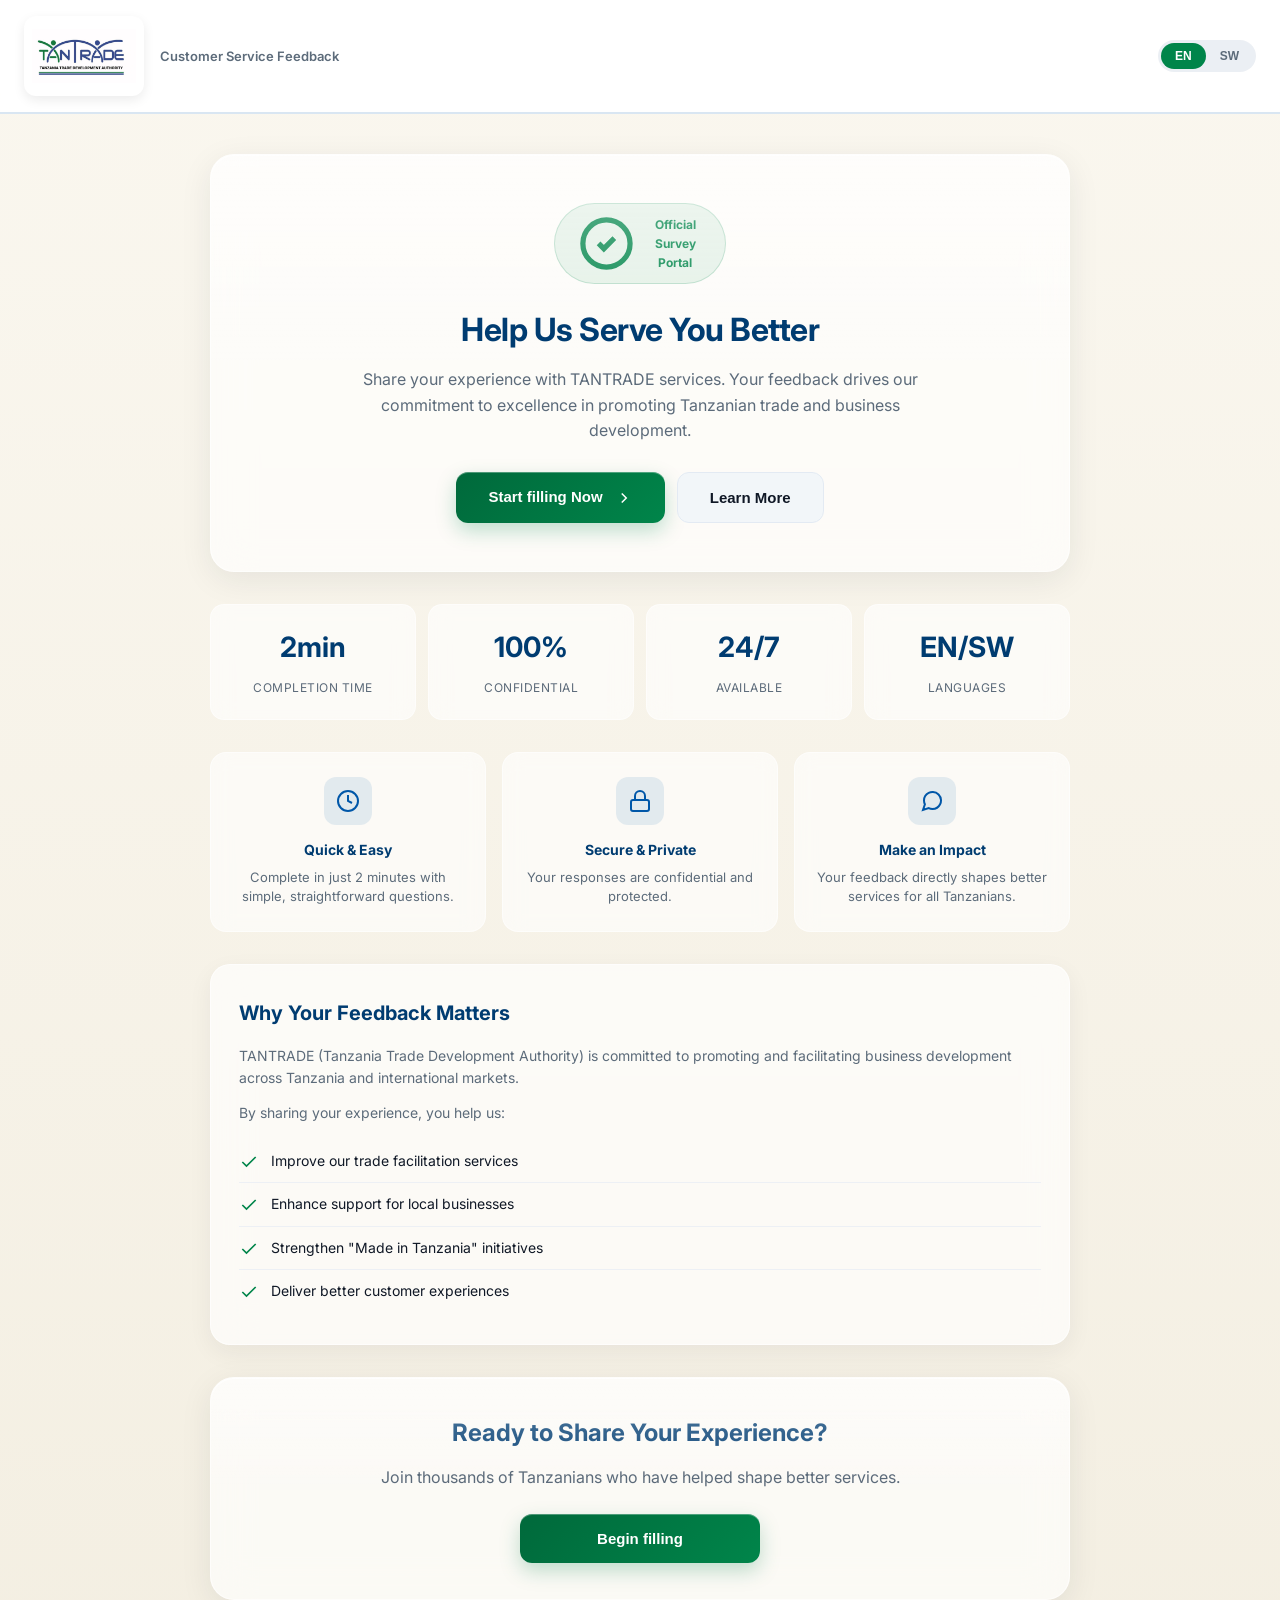
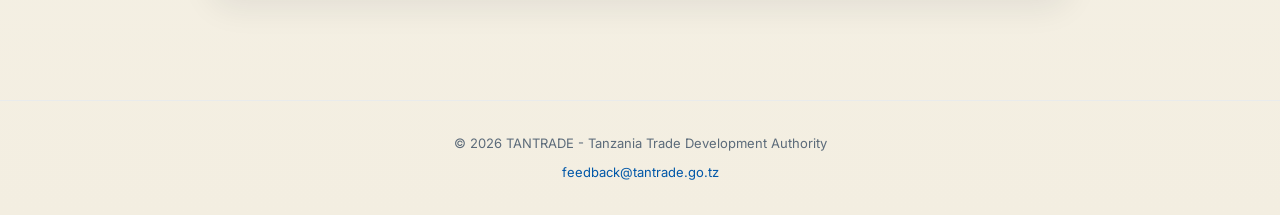
<file: index.html>
<!DOCTYPE html>
<html lang="en">
<head>
<meta charset="UTF-8">
<meta name="viewport" content="width=device-width, initial-scale=1.0">
<title>TANTRADE Customer Feedback | Share Your Experience</title>
<link rel="icon" type="image/png" href="tantrade-logo.png">
<link href="https://fonts.googleapis.com/css2?family=Inter:wght@400;600;700;800&display=swap" rel="stylesheet">
<style>
:root{--blue:#0057a8;--blue-dark:#003c71;--green:#00854a;--ink:#101826;--muted:#5c6b7a;--border:#e3eaf3;--card:#fff}
*{margin:0;padding:0;box-sizing:border-box}
body{font-family:'Inter',sans-serif;background:linear-gradient(180deg,#faf7ef,#f3eee1);min-height:100vh;color:var(--ink);line-height:1.6}

/* Header */
.fb-header{position:sticky;top:0;z-index:50;display:flex;justify-content:space-between;align-items:center;gap:10px;padding:16px 24px;background:rgba(255,255,255,.95);backdrop-filter:blur(12px);border-bottom:2px solid rgba(0,87,168,.15)}
.fb-brand{display:flex;gap:16px;align-items:center}
.fb-logo{width:120px;height:80px;object-fit:contain;background:#fff;border-radius:12px;padding:8px;box-shadow:0 4px 12px rgba(0,0,0,.08);transition:transform .25s}
.fb-logo:hover{transform:scale(1.05)}
.fb-brand span{color:var(--muted);font-size:13px;font-weight:600}
.lang-toggle{display:flex;background:rgba(0,60,113,.08);border-radius:999px;padding:3px}
.lang-toggle button{border:none;background:transparent;color:var(--muted);font-weight:700;font-size:12px;padding:6px 14px;border-radius:999px;cursor:pointer;transition:.2s}
.lang-toggle button.active{background:var(--green);color:#fff}

/* Main Content */
.landing-main{max-width:900px;margin:0 auto;padding:40px 20px 60px}

/* Hero Section */
.hero{background:rgba(255,255,255,.65);backdrop-filter:blur(20px);border:1px solid rgba(255,255,255,.6);border-radius:24px;padding:48px 32px;text-align:center;box-shadow:0 8px 32px rgba(28,37,48,.08),inset 0 1px 0 rgba(255,255,255,.9);margin-bottom:32px;position:relative;overflow:hidden}
.hero::before{content:'';position:absolute;top:0;left:0;right:0;height:50%;background:linear-gradient(180deg,rgba(255,255,255,.4),transparent);pointer-events:none}
.hero-badge{display:inline-flex;align-items:center;gap:8px;padding:8px 20px;background:rgba(0,133,74,.1);border:1px solid rgba(0,133,74,.2);border-radius:999px;font-size:12px;font-weight:700;color:var(--green);margin-bottom:20px}
.hero h1{font-size:32px;color:var(--blue-dark);margin-bottom:12px;letter-spacing:-.5px;position:relative}
.hero p{font-size:16px;color:var(--muted);max-width:600px;margin:0 auto 28px;position:relative}

/* CTA Buttons */
.cta-group{display:flex;gap:12px;justify-content:center;flex-wrap:wrap;position:relative}
.btn-primary{background:linear-gradient(135deg,#00693b,#00854a);color:#fff;border:none;border-radius:12px;padding:16px 32px;font-size:15px;font-weight:700;cursor:pointer;transition:.25s;box-shadow:0 8px 20px rgba(0,133,74,.25),inset 0 1px 0 rgba(255,255,255,.3)}
.btn-primary:hover{transform:translateY(-2px);box-shadow:0 12px 28px rgba(0,133,74,.35)}
.btn-secondary{background:rgba(241,245,249,.9);color:var(--ink);border:1.5px solid var(--border);border-radius:12px;padding:16px 32px;font-size:15px;font-weight:700;cursor:pointer;transition:.25s}
.btn-secondary:hover{background:#fff;border-color:var(--blue)}

/* Features Grid */
.features{display:grid;grid-template-columns:1fr;margin-bottom:32px;gap:16px}
@media(min-width:640px){.features{grid-template-columns:repeat(3,1fr)}}
.feature-card{background:rgba(255,255,255,.6);backdrop-filter:blur(10px);border:1px solid rgba(255,255,255,.5);border-radius:16px;padding:24px 20px;text-align:center;transition:.25s}
.feature-card:hover{transform:translateY(-3px);box-shadow:0 12px 24px rgba(28,37,48,.08)}
.feature-icon{width:48px;height:48px;margin:0 auto 14px;background:rgba(0,87,168,.1);border-radius:12px;display:flex;align-items:center;justify-content:center;color:var(--blue)}
.feature-icon svg{width:24px;height:24px}
.feature-card h3{font-size:14px;color:var(--blue-dark);margin-bottom:6px}
.feature-card p{font-size:13px;color:var(--muted);line-height:1.5}

/* Info Section */
.info-section{background:rgba(255,255,255,.65);backdrop-filter:blur(20px);border:1px solid rgba(255,255,255,.6);border-radius:20px;padding:32px 28px;margin-bottom:32px;box-shadow:0 8px 24px rgba(28,37,48,.06)}
.info-section h2{font-size:20px;color:var(--blue-dark);margin-bottom:16px}
.info-section p{color:var(--muted);font-size:14px;margin-bottom:12px}
.info-list{list-style:none;margin-top:16px}
.info-list li{display:flex;align-items:flex-start;gap:12px;padding:10px 0;border-bottom:1px solid rgba(227,234,243,.6);font-size:14px;color:var(--ink)}
.info-list li:last-child{border-bottom:none}
.info-list li svg{width:20px;height:20px;color:var(--green);flex:none;margin-top:2px}

/* Stats Row */
.stats-row{display:grid;grid-template-columns:repeat(2,1fr);gap:12px;margin-bottom:32px}
@media(min-width:640px){.stats-row{grid-template-columns:repeat(4,1fr)}}
.stat-card{background:rgba(255,255,255,.6);backdrop-filter:blur(10px);border:1px solid rgba(255,255,255,.5);border-radius:14px;padding:20px 16px;text-align:center}
.stat-card b{display:block;font-size:28px;color:var(--blue-dark);margin-bottom:4px}
.stat-card span{font-size:12px;color:var(--muted);text-transform:uppercase;letter-spacing:.5px}

/* Footer */
.landing-footer{text-align:center;padding:32px 20px;color:var(--muted);font-size:13px;border-top:1px solid rgba(227,234,243,.6);margin-top:40px}
.landing-footer a{color:var(--blue);text-decoration:none}
.landing-footer a:hover{text-decoration:underline}

/* Mobile */
@media(max-width:640px){
  .fb-logo{width:90px;height:60px;padding:6px}
  .hero{padding:36px 22px}
  .hero h1{font-size:24px}
  .hero p{font-size:14px}
  .cta-group{flex-direction:column}
  .btn-primary,.btn-secondary{width:100%}
  .info-section{padding:24px 20px}
}
</style>
</head>
<body>

<header class="fb-header">
  <div class="fb-brand">
    <img src="tantrade-logo.png" alt="TANTRADE - Tanzania Trade Development Authority" class="fb-logo">
    <span>Customer Service Feedback</span>
  </div>
  <div class="lang-toggle">
    <button id="langEn" class="active" onclick="setLang('en')">EN</button>
    <button id="langSw" onclick="setLang('sw')">SW</button>
  </div>
</header>

<main class="landing-main">

  <!-- HERO -->
  <section class="hero">
    <div class="hero-badge">
      <svg viewBox="0 0 24 24" fill="none" stroke="currentColor" stroke-width="2"><path d="M9 12l2 2 4-4m6 2a9 9 0 11-18 0 9 9 0 0118 0z"/></svg>
      <span>Official Survey Portal</span>
    </div>
    <h1 data-i18n="heroTitle">Help Us Serve You Better</h1>
    <p data-i18n="heroSub">Share your experience with TANTRADE services. Your feedback drives our commitment to excellence in promoting Tanzanian trade and business development.</p>
    <div class="cta-group">
      <button class="btn-primary" onclick="startSurvey()">
        <span data-i18n="startBtn">Start filling Now</span>
        <svg style="display:inline;vertical-align:middle;margin-left:8px;width:18px;height:18px" viewBox="0 0 24 24" fill="none" stroke="currentColor" stroke-width="2"><polyline points="9 18 15 12 9 6"/></svg>
      </button>
      <button class="btn-secondary" onclick="learnMore()" data-i18n="learnBtn">Learn More</button>
    </div>
  </section>

  <!-- STATS -->
  <div class="stats-row">
    <div class="stat-card">
      <b>2min</b>
      <span>Completion Time</span>
    </div>
    <div class="stat-card">
      <b>100%</b>
      <span>Confidential</span>
    </div>
    <div class="stat-card">
      <b>24/7</b>
      <span>Available</span>
    </div>
    <div class="stat-card">
      <b>EN/SW</b>
      <span>Languages</span>
    </div>
  </div>

  <!-- FEATURES -->
  <section class="features">
    <div class="feature-card">
      <div class="feature-icon">
        <svg viewBox="0 0 24 24" fill="none" stroke="currentColor" stroke-width="2"><circle cx="12" cy="12" r="10"/><polyline points="12 6 12 12 16 14"/></svg>
      </div>
      <h3 data-i18n="feat1Title">Quick & Easy</h3>
      <p data-i18n="feat1Desc">Complete in just 2 minutes with simple, straightforward questions.</p>
    </div>
    <div class="feature-card">
      <div class="feature-icon">
        <svg viewBox="0 0 24 24" fill="none" stroke="currentColor" stroke-width="2"><rect x="3" y="11" width="18" height="11" rx="2" ry="2"/><path d="M7 11V7a5 5 0 0110 0v4"/></svg>
      </div>
      <h3 data-i18n="feat2Title">Secure & Private</h3>
      <p data-i18n="feat2Desc">Your responses are confidential and protected.</p>
    </div>
    <div class="feature-card">
      <div class="feature-icon">
        <svg viewBox="0 0 24 24" fill="none" stroke="currentColor" stroke-width="2"><path d="M21 11.5a8.38 8.38 0 01-.9 3.8 8.5 8.5 0 01-7.6 4.7 8.38 8.38 0 01-3.8-.9L3 21l1.9-5.7a8.38 8.38 0 01-.9-3.8 8.5 8.5 0 014.7-7.6 8.38 8.38 0 013.8-.9h.5a8.48 8.48 0 018 8v.5z"/></svg>
      </div>
      <h3 data-i18n="feat3Title">Make an Impact</h3>
      <p data-i18n="feat3Desc">Your feedback directly shapes better services for all Tanzanians.</p>
    </div>
  </section>

  <!-- ABOUT -->
  <section class="info-section">
    <h2 data-i18n="aboutTitle">Why Your Feedback Matters</h2>
    <p data-i18n="aboutP1">TANTRADE (Tanzania Trade Development Authority) is committed to promoting and facilitating business development across Tanzania and international markets.</p>
    <p data-i18n="aboutP2">By sharing your experience, you help us:</p>
    <ul class="info-list">
      <li>
        <svg viewBox="0 0 24 24" fill="none" stroke="currentColor" stroke-width="2"><polyline points="20 6 9 17 4 12"/></svg>
        <span data-i18n="about1">Improve our trade facilitation services</span>
      </li>
      <li>
        <svg viewBox="0 0 24 24" fill="none" stroke="currentColor" stroke-width="2"><polyline points="20 6 9 17 4 12"/></svg>
        <span data-i18n="about2">Enhance support for local businesses</span>
      </li>
      <li>
        <svg viewBox="0 0 24 24" fill="none" stroke="currentColor" stroke-width="2"><polyline points="20 6 9 17 4 12"/></svg>
        <span data-i18n="about3">Strengthen "Made in Tanzania" initiatives</span>
      </li>
      <li>
        <svg viewBox="0 0 24 24" fill="none" stroke="currentColor" stroke-width="2"><polyline points="20 6 9 17 4 12"/></svg>
        <span data-i18n="about4">Deliver better customer experiences</span>
      </li>
    </ul>
  </section>

  <!-- FINAL CTA -->
  <section class="hero" style="padding:36px 28px;margin-bottom:0">
    <h2 style="font-size:24px;color:var(--blue-dark);margin-bottom:12px" data-i18n="finalTitle">Ready to Share Your Experience?</h2>
    <p style="color:var(--muted);margin-bottom:24px" data-i18n="finalSub">Join thousands of Tanzanians who have helped shape better services.</p>
    <button class="btn-primary" onclick="startSurvey()" style="min-width:240px" data-i18n="finalBtn">Begin filling</button>
  </section>

</main>

<footer class="landing-footer">
  <p>&copy; 2026 TANTRADE - Tanzania Trade Development Authority</p>
  <p style="margin-top:8px"><a href="mailto:feedback@tantrade.go.tz">feedback@tantrade.go.tz</a></p>
</footer>

<script>
// Language toggle
function setLang(lang) {
  // Remove active class from all buttons
  document.querySelectorAll('.lang-toggle button').forEach(btn => btn.classList.remove('active'));
  
  // Add active class to the clicked button
  const activeBtn = document.getElementById(lang === 'en' ? 'langEn' : 'langSw');
  if (activeBtn) activeBtn.classList.add('active');
  
  const translations = {
    en: {
      heroTitle: "Help Us Serve You Better",
      heroSub: "Share your experience with TANTRADE services. Your feedback drives our commitment to excellence.",
      startBtn: "Start Survey Now",
      learnBtn: "Learn More",
      feat1Title: "Quick & Easy",
      feat1Desc: "Complete in just 2 minutes with simple, straightforward questions.",
      feat2Title: "Secure & Private",
      feat2Desc: "Your responses are confidential and protected.",
      feat3Title: "Make an Impact",
      feat3Desc: "Your feedback directly shapes better services for all Tanzanians.",
      aboutTitle: "Why Your Feedback Matters",
      aboutP1: "TANTRADE is committed to promoting and facilitating business development across Tanzania.",
      aboutP2: "By sharing your experience, you help us:",
      about1: "Improve our trade facilitation services",
      about2: "Enhance support for local businesses",
      about3: "Strengthen 'Made in Tanzania' initiatives",
      about4: "Deliver better customer experiences",
      finalTitle: "Ready to Share Your Experience?",
      finalSub: "Join thousands of Tanzanians who have helped shape better services.",
      finalBtn: "Begin filling"
    },
    sw: {
      heroTitle: "Tusaidie Kukuhudumia Vyema",
      heroSub: "Shiriki uzoefu wako na huduma za TANTRADE. Maoni yako yanatuwezesha kuboresha huduma.",
      startBtn: "Anza kujaza Sasa",
      learnBtn: "Jifunze Zaidi",
      feat1Title: "Haraka na Rahisi",
      feat1Desc: "Kamilisha kwa dakika 2 tu kwa maswali rahisi.",
      feat2Title: "Salama na Faragha",
      feat2Desc: "Majibu yako ni ya siri na yamelindwa.",
      feat3Title: "Fanya Tofauti",
      feat3Desc: "Maoni yako yanaunda huduma bora kwa Watanzania wote.",
      aboutTitle: "Kwa Nini Maoni Yako Yanafaa",
      aboutP1: "TANTRADE imejizatiti kukuza na kurahisisha maendeleo ya biashara Tanzania.",
      aboutP2: "Kwa kushiriki uzoefu wako, unatusaidia:",
      about1: "Kuboresha huduma zetu za urahisishaji biashara",
      about2: "Kuongeza msaada kwa biashara za ndani",
      about3: "Kuidhamini mipango ya 'Made in Tanzania'",
      about4: "Kutoa uzoefu bora kwa wateja",
      finalTitle: "Uko Tayari Kushiriki Uzoefu Wako?",
      finalSub: "Jiunge na maelfu ya Watanzania waliosaidia kuunda huduma bora.",
      finalBtn: "Anza kujaza"
    }
  };
  
  const t = translations[lang];
  document.querySelectorAll('[data-i18n]').forEach(el => {
    const key = el.getAttribute('data-i18n');
    if (t[key]) {
      el.textContent = t[key];
    }
  });
}

// Navigation functions
function startSurvey() {
  window.location.href = 'feedback.html';
}

function learnMore() {
  document.querySelector('.info-section').scrollIntoView({ behavior: 'smooth' });
}

// Initialize
document.addEventListener('DOMContentLoaded', () => {
  document.documentElement.style.scrollBehavior = 'smooth';
});
</script>

</body>
</html>
</file>
